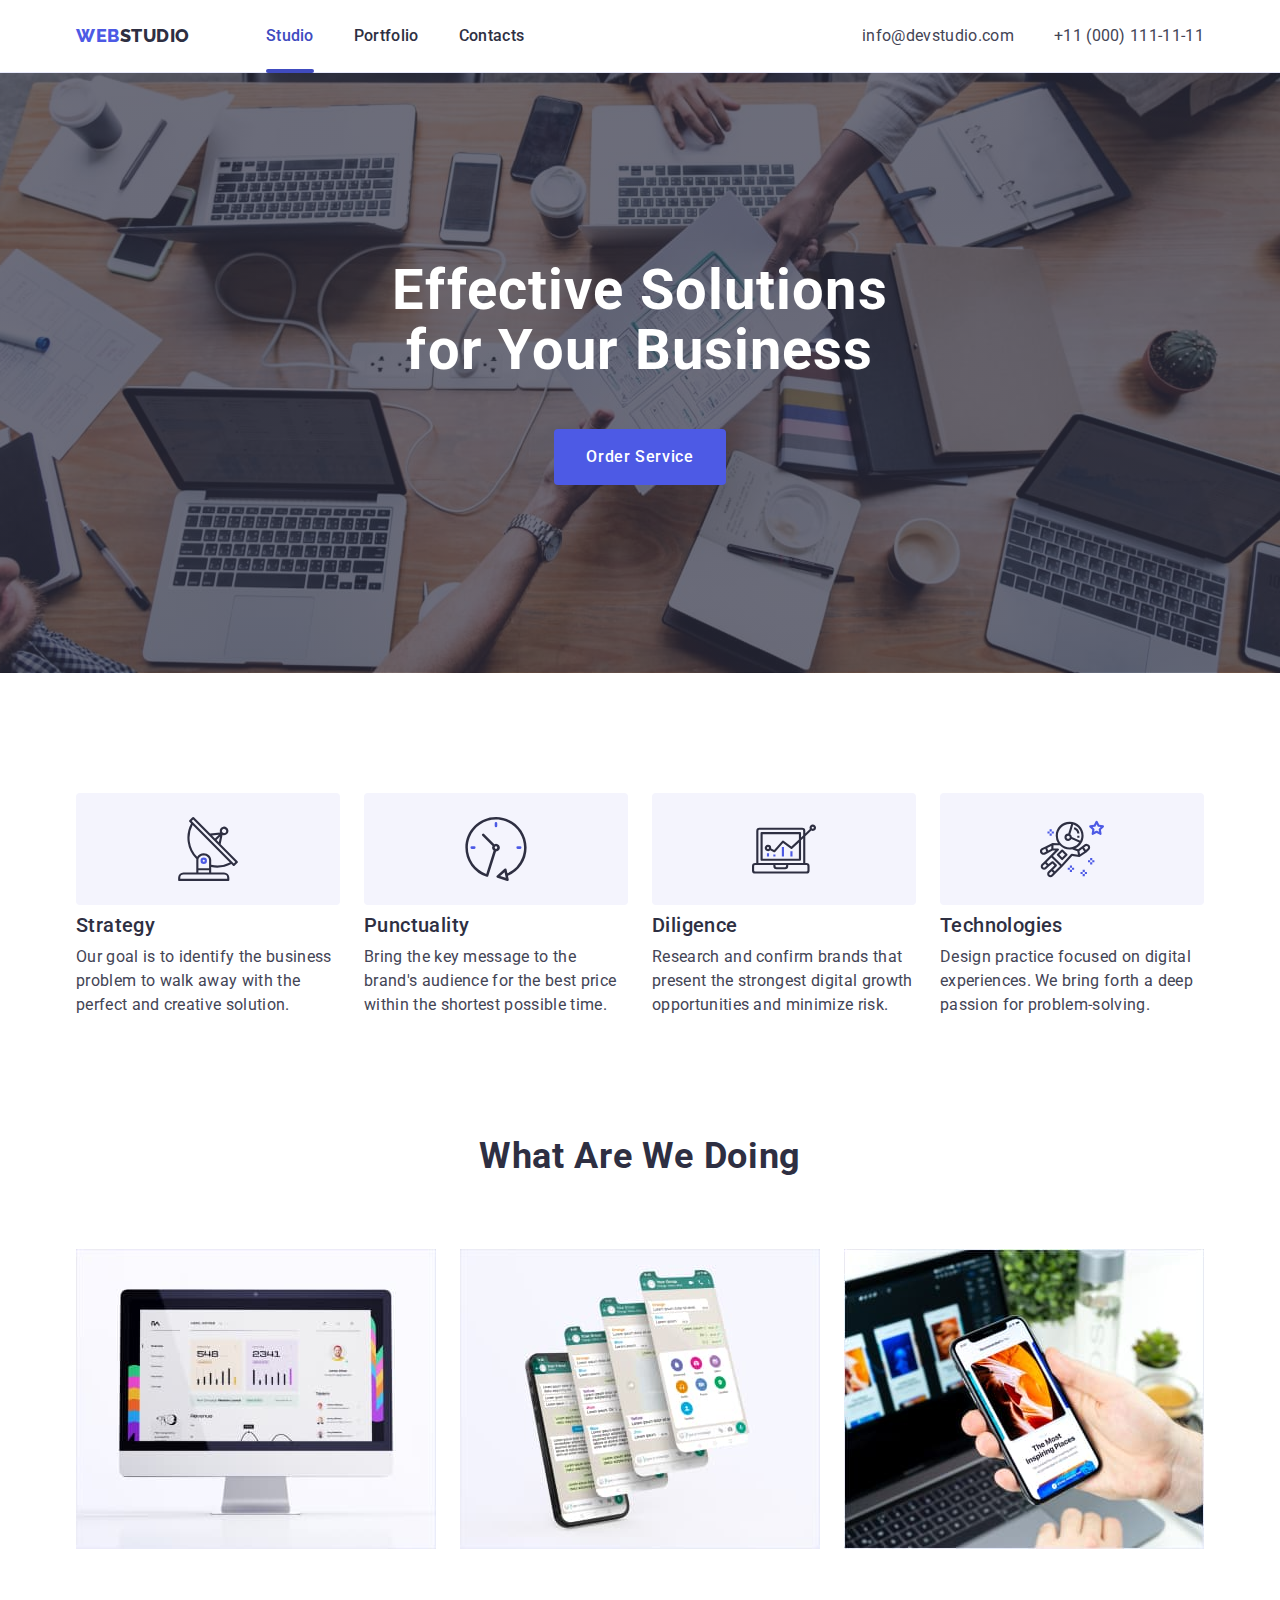
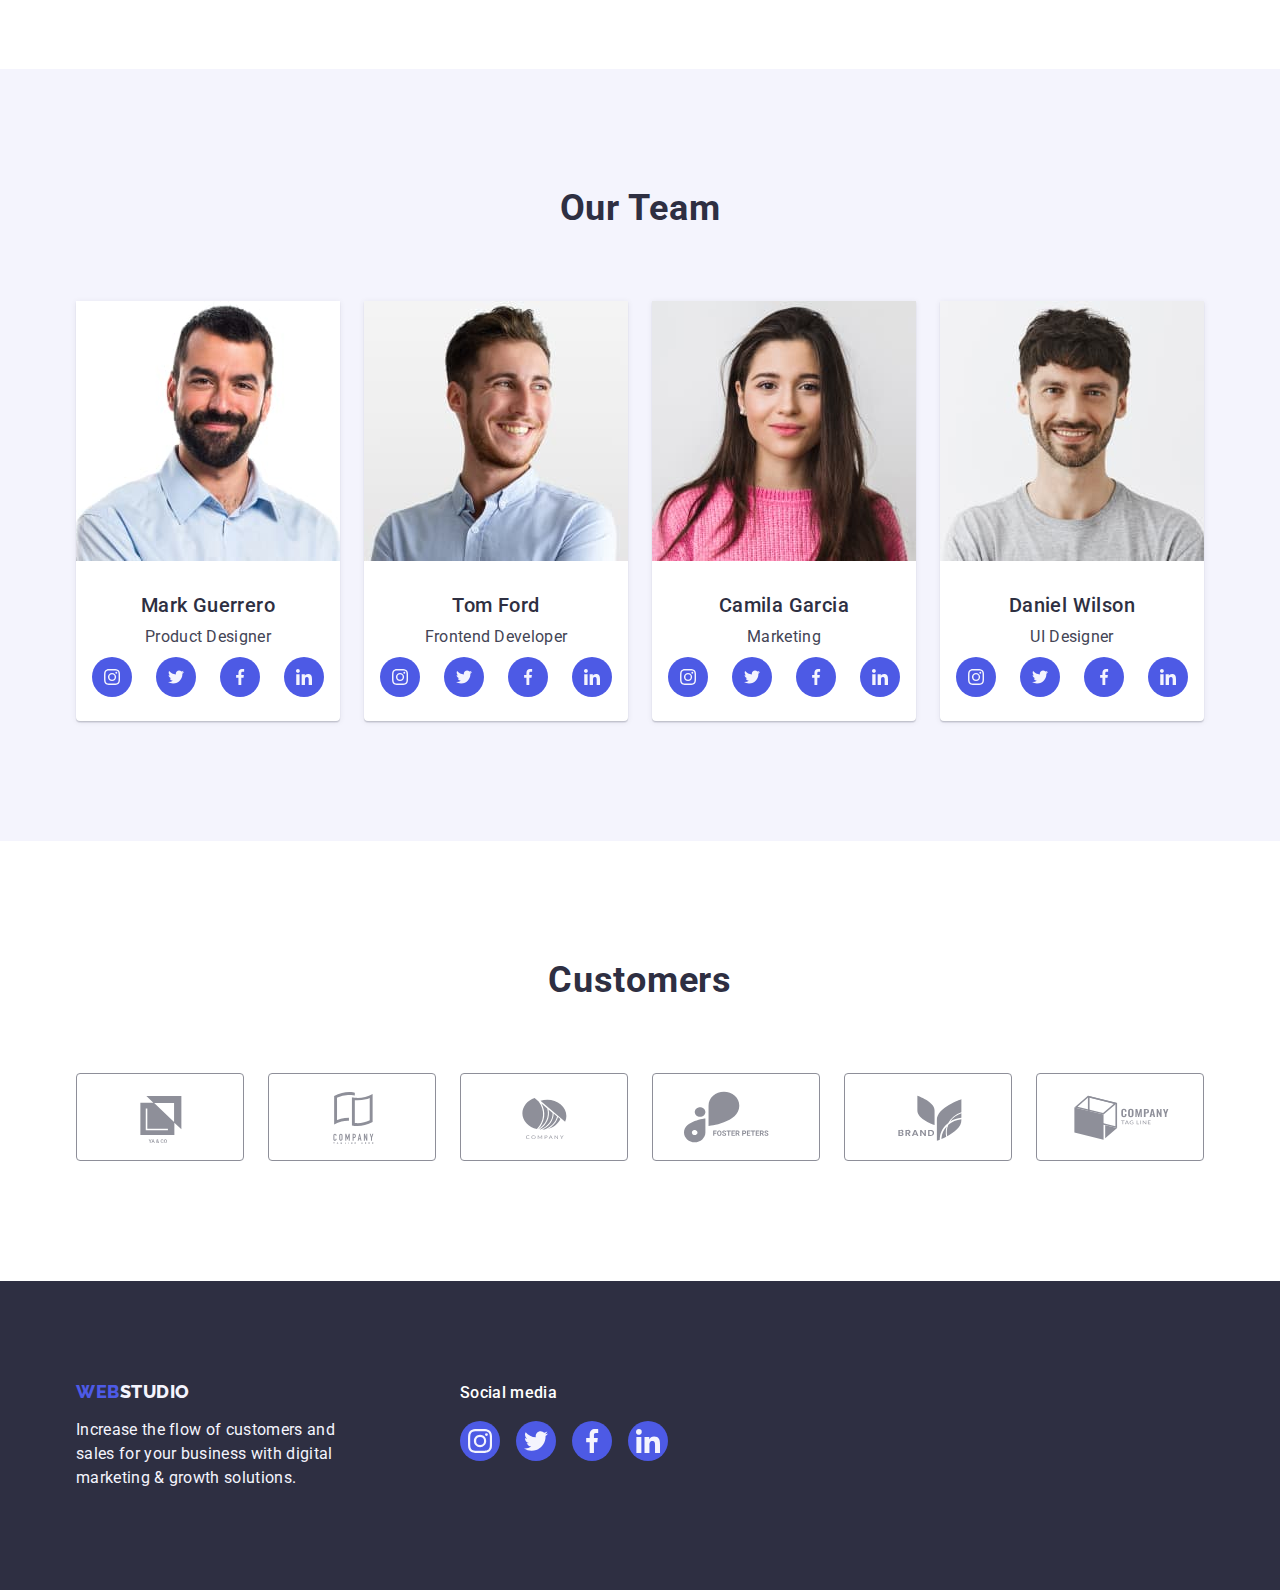
<file: index.html>
<!DOCTYPE html>
<html lang="en">
  <head>
    <meta charset="UTF-8" />
    <meta name="viewport" content="width=device-width, initial-scale=1.0" />
    <link rel="preconnect" href="https://fonts.googleapis.com" />
    <link rel="preconnect" href="https://fonts.gstatic.com" crossorigin />
    <link
      rel="stylesheet"
      href="https://cdnjs.cloudflare.com/ajax/libs/modern-normalize/2.0.0/modern-normalize.min.css"
    />
    <link
      href="https://fonts.googleapis.com/css2?family=Raleway:wght@700&family=Roboto:wght@400;500;700&display=swap"
      rel="stylesheet"
    />
    <link rel="stylesheet" href="./css/styles.css" />

    <title>Document</title>
  </head>
  <body>
    <header class="header">
      <div class="container page-header-container">
        <!-- header -->

        <nav class="navigation">
          <a class="link logo" href="./index.html"
            >Web<span class="logo-part-web">Studio</span></a
          >

          <ul class="list menu-list">
            <li class="navigation-item">
              <a
                class="link navigation-link current"
                href="./index.html"
                target="_self"
                >Studio</a
              >
            </li>
            <li class="navigation-item">
              <a
                class="link navigation-link"
                href="./portfolio.html"
                target="_self"
                >Portfolio</a
              >
            </li>
            <li class="navigation-item">
              <a class="link navigation-link" href="">Contacts</a>
            </li>
          </ul>
        </nav>

        <address class="adress">
          <ul class="list adress-list">
            <li class="adress-list-item">
              <a class="link address-link" href="mailto:info@devstudio.com"
                >info@devstudio.com</a
              >
            </li>
            <li class="adress-list-item">
              <a class="link address-link" href="tel:+110001111111"
                >+11 (000) 111-11-11</a
              >
            </li>
          </ul>
        </address>
      </div>
    </header>

    <!-- main content -->
    <main>
      <!-- section 1 hero image -->

      <section class="section-one">
        <div class="container hero-image">
          <h1 class="section-one-title">
            Effective Solutions for Your Business
          </h1>
          <button class="section-one-button" data-modal-open type="button">
            Order Service
          </button>
        </div>
      </section>

      <!-- section 2 -->

      <section class="section-two">
        <div class="container">
          <h2 class="visually-hidden">ABOUT</h2>
          <ul class="list section-two-list">
            <li class="section-two-list-item">
              <div class="section-two-logo">
                <svg width="64" height="64">
                  <use href="./images/icons.svg#icon-Group-1"></use>
                </svg>
              </div>
              <h3 class="section-two-list-title">Strategy</h3>
              <p class="section-two-list-text">
                Our goal is to identify the business problem to walk away with
                the perfect and creative solution.
              </p>
            </li>

            <li class="section-two-list-item">
              <div class="section-two-logo">
                <svg width="64" height="64">
                  <use href="./images/icons.svg#icon-clock-1"></use>
                </svg>
              </div>
              <h3 class="section-two-list-title">Punctuality</h3>
              <p class="section-two-list-text">
                Bring the key message to the brand's audience for the best price
                within the shortest possible time.
              </p>
            </li>

            <li class="section-two-list-item">
              <div class="section-two-logo">
                <svg width="64" height="64">
                  <use href="./images/icons.svg#icon-diagram-1"></use>
                </svg>
              </div>
              <h3 class="section-two-list-title">Diligence</h3>
              <p class="section-two-list-text">
                Research and confirm brands that present the strongest digital
                growth opportunities and minimize risk.
              </p>
            </li>

            <li class="section-two-list-item">
              <div class="section-two-logo">
                <svg width="64" height="64">
                  <use href="./images/icons.svg#icon-astronaut-1"></use>
                </svg>
              </div>
              <h3 class="section-two-list-title">Technologies</h3>
              <p class="section-two-list-text">
                Design practice focused on digital experiences. We bring forth a
                deep passion for problem-solving.
              </p>
            </li>
          </ul>
        </div>
      </section>

      <!-- section 3 -->

      <section class="section-three">
        <div class="container">
          <h2 class="section-three-title">What are we doing</h2>
          <ul class="list section-three-list">
            <li class="section-three-list-item">
              <img src="./images/rectangle.jpg" alt="monitor" width="360" />
            </li>
            <li class="section-three-list-item">
              <img src="./images/screens.jpg" alt="cell_phone" width="360" />
            </li>
            <li class="section-three-list-item">
              <img
                src="./images/phone.jpg"
                alt="cell_phone_in_hand"
                width="360"
              />
            </li>
          </ul>
        </div>
      </section>

      <!-- section 4 -->

      <section class="section-four">
        <div class="container">
          <h2 class="section-four-title">Our Team</h2>
          <ul class="list section-four-list">
            <li class="team-card">
              <img
                src="./images/mark.jpg"
                alt="Mark Guerrero photo"
                width="264"
              />
              <div class="team-card-information">
                <h3 class="team-card-title">Mark Guerrero</h3>
                <p class="team-card-text">Product Designer</p>
                <ul class="social-networks-list">
                  <li class="social-network-list-item">
                    <a class="social-networks-link" href="">
                      <svg class="section-four-icon" width="16" height="16">
                        <use href="./images/icons.svg#icon-instagram-2-1"></use>
                      </svg>
                    </a>
                  </li>
                  <li class="social-network-list-item">
                    <a class="social-networks-link" href="">
                      <svg class="section-four-icon" width="16" height="16">
                        <use href="./images/icons.svg#icon-twitter-1-1"></use>
                      </svg>
                    </a>
                  </li>
                  <li class="social-network-list-item">
                    <a class="social-networks-link" href="">
                      <svg class="section-four-icon" width="16" height="16">
                        <use href="./images/icons.svg#icon-facebook-1-1"></use>
                      </svg>
                    </a>
                  </li>
                  <li class="social-network-list-item">
                    <a class="social-networks-link" href="">
                      <svg class="section-four-icon" width="16" height="16">
                        <use href="./images/icons.svg#icon-linkedin-1-1"></use>
                      </svg>
                    </a>
                  </li>
                </ul>
              </div>
            </li>
            <li class="team-card">
              <img src="./images/tom.jpg" alt="Tom Ford photo" width="264" />
              <div class="team-card-information">
                <h3 class="team-card-title">Tom Ford</h3>
                <p class="team-card-text">Frontend Developer</p>
                <ul class="social-networks-list">
                  <li class="social-network-list-item">
                    <a class="social-networks-link" href="">
                      <svg class="section-four-icon" width="16" height="16">
                        <use href="./images/icons.svg#icon-instagram-2-1"></use>
                      </svg>
                    </a>
                  </li>
                  <li class="social-network-list-item">
                    <a class="social-networks-link" href="">
                      <svg class="section-four-icon" width="16" height="16">
                        <use href="./images/icons.svg#icon-twitter-1-1"></use>
                      </svg>
                    </a>
                  </li>
                  <li class="social-network-list-item">
                    <a class="social-networks-link" href="">
                      <svg class="section-four-icon" width="16" height="16">
                        <use href="./images/icons.svg#icon-facebook-1-1"></use>
                      </svg>
                    </a>
                  </li>
                  <li class="social-network-list-item">
                    <a class="social-networks-link" href="">
                      <svg class="section-four-icon" width="16" height="16">
                        <use href="./images/icons.svg#icon-linkedin-1-1"></use>
                      </svg>
                    </a>
                  </li>
                </ul>
              </div>
            </li>
            <li class="team-card">
              <img
                src="./images/camila.jpg"
                alt="Camila Garcia photo"
                width="264"
              />
              <div class="team-card-information">
                <h3 class="team-card-title">Camila Garcia</h3>
                <p class="team-card-text">Marketing</p>
                <ul class="social-networks-list">
                  <li class="social-network-list-item">
                    <a class="social-networks-link" href="">
                      <svg class="section-four-icon" width="16" height="16">
                        <use href="./images/icons.svg#icon-instagram-2-1"></use>
                      </svg>
                    </a>
                  </li>
                  <li class="social-network-list-item">
                    <a class="social-networks-link" href="">
                      <svg class="section-four-icon" width="16" height="16">
                        <use href="./images/icons.svg#icon-twitter-1-1"></use>
                      </svg>
                    </a>
                  </li>
                  <li class="social-network-list-item">
                    <a class="social-networks-link" href="">
                      <svg class="section-four-icon" width="16" height="16">
                        <use href="./images/icons.svg#icon-facebook-1-1"></use>
                      </svg>
                    </a>
                  </li>
                  <li class="social-network-list-item">
                    <a class="social-networks-link" href="">
                      <svg class="section-four-icon" width="16" height="16">
                        <use href="./images/icons.svg#icon-linkedin-1-1"></use>
                      </svg>
                    </a>
                  </li>
                </ul>
              </div>
            </li>
            <li class="team-card">
              <img
                src="./images/daniel.jpg"
                alt="Daniel Wilson photo"
                width="264"
              />
              <div class="team-card-information">
                <h3 class="team-card-title">Daniel Wilson</h3>
                <p class="team-card-text">UI Designer</p>
                <ul class="social-networks-list">
                  <li class="social-network-list-item">
                    <a class="social-networks-link" href="">
                      <svg class="section-four-icon" width="16" height="16">
                        <use href="./images/icons.svg#icon-instagram-2-1"></use>
                      </svg>
                    </a>
                  </li>
                  <li class="social-network-list-item">
                    <a class="social-networks-link" href="">
                      <svg class="section-four-icon" width="16" height="16">
                        <use href="./images/icons.svg#icon-twitter-1-1"></use>
                      </svg>
                    </a>
                  </li>
                  <li class="social-network-list-item">
                    <a class="social-networks-link" href="">
                      <svg class="section-four-icon" width="16" height="16">
                        <use href="./images/icons.svg#icon-facebook-1-1"></use>
                      </svg>
                    </a>
                  </li>
                  <li class="social-network-list-item">
                    <a class="social-networks-link" href="">
                      <svg class="section-four-icon" width="16" height="16">
                        <use href="./images/icons.svg#icon-linkedin-1-1"></use>
                      </svg>
                    </a>
                  </li>
                </ul>
              </div>
            </li>
          </ul>
        </div>
      </section>

      <!-- SECTION 5 -->
      <section class="section-five">
        <div class="container">
          <h2 class="section-five-title">Customers</h2>
          <ul class="section-five-list">
            <li class="section-five-list-item">
              <a class="section-five-list-item-link" href="">
                <svg class="section-five-icon" width="104" height="56">
                  <use href="./images/icons.svg#icon-Logo-1"></use>
                </svg>
              </a>
            </li>
            <li class="section-five-list-item">
              <a class="section-five-list-item-link" href="">
                <svg class="section-five-icon" width="104" height="56">
                  <use href="./images/icons.svg#icon-Logo-2"></use>
                </svg>
              </a>
            </li>
            <li class="section-five-list-item">
              <a class="section-five-list-item-link" href="">
                <svg class="section-five-icon" width="104" height="56">
                  <use href="./images/icons.svg#icon-Logo-3"></use>
                </svg>
              </a>
            </li>
            <li class="section-five-list-item">
              <a class="section-five-list-item-link" href="">
                <svg class="section-five-icon" width="104" height="56">
                  <use href="./images/icons.svg#icon-group"></use>
                </svg>
              </a>
            </li>
            <li class="section-five-list-item">
              <a class="section-five-list-item-link" href="">
                <svg class="section-five-icon" width="104" height="56">
                  <use href="./images/icons.svg#icon-Logo-4"></use>
                </svg>
              </a>
            </li>
            <li class="section-five-list-item">
              <a class="section-five-list-item-link" href="">
                <svg class="section-five-icon" width="104" height="56">
                  <use href="./images/icons.svg#icon-Logo-5"></use>
                </svg>
              </a>
            </li>
          </ul>
        </div>
      </section>
    </main>
    <!-- footer -->

    <footer class="footer">
      <div class="container footer-container">
        <div class="footer-logo-text">
          <a class="link footer-link" href="./index.html"
            >Web<span class="footer-logo-part">Studio</span></a
          >
          <p class="footer-text">
            Increase the flow of customers and sales for your business with
            digital marketing & growth solutions.
          </p>
        </div>
        <div>
          <p class="footer-social-media-text">Social media</p>
          <ul class="footer-social-networks-list">
            <li class="social-network-list-item">
              <a class="footer-social-networks-link" href="">
                <svg class="footer-social-network-logo" width="24" height="24">
                  <use href="./images/icons.svg#icon-instagram-2-1"></use>
                </svg>
              </a>
            </li>
            <li class="social-network-list-item">
              <a class="footer-social-networks-link" href="">
                <svg class="footer-social-network-logo" width="24" height="24">
                  <use href="./images/icons.svg#icon-twitter-1-1"></use>
                </svg>
              </a>
            </li>
            <li class="social-network-list-item">
              <a class="footer-social-networks-link" href="">
                <svg class="footer-social-network-logo" width="24" height="24">
                  <use href="./images/icons.svg#icon-facebook-1-1"></use>
                </svg>
              </a>
            </li>
            <li class="social-network-list-item">
              <a class="footer-social-networks-link" href="">
                <svg class="footer-social-network-logo" width="24" height="24">
                  <use href="./images/icons.svg#icon-linkedin-1-1"></use>
                </svg>
              </a>
            </li>
          </ul>
        </div>
      </div>
    </footer>
    <div class="modal is-hidden" data-modal="">
      <div class="modal-window">
        <button class="modal-button" type="button" data-modal-close>
          <svg class="modal-window-icon" width="8" height="8">
            <use href="./images/icons.svg#icon-close"></use>
          </svg>
        </button>
      </div>
    </div>
    <script src="./js/modal.js"></script>
  </body>
</html>
</file>
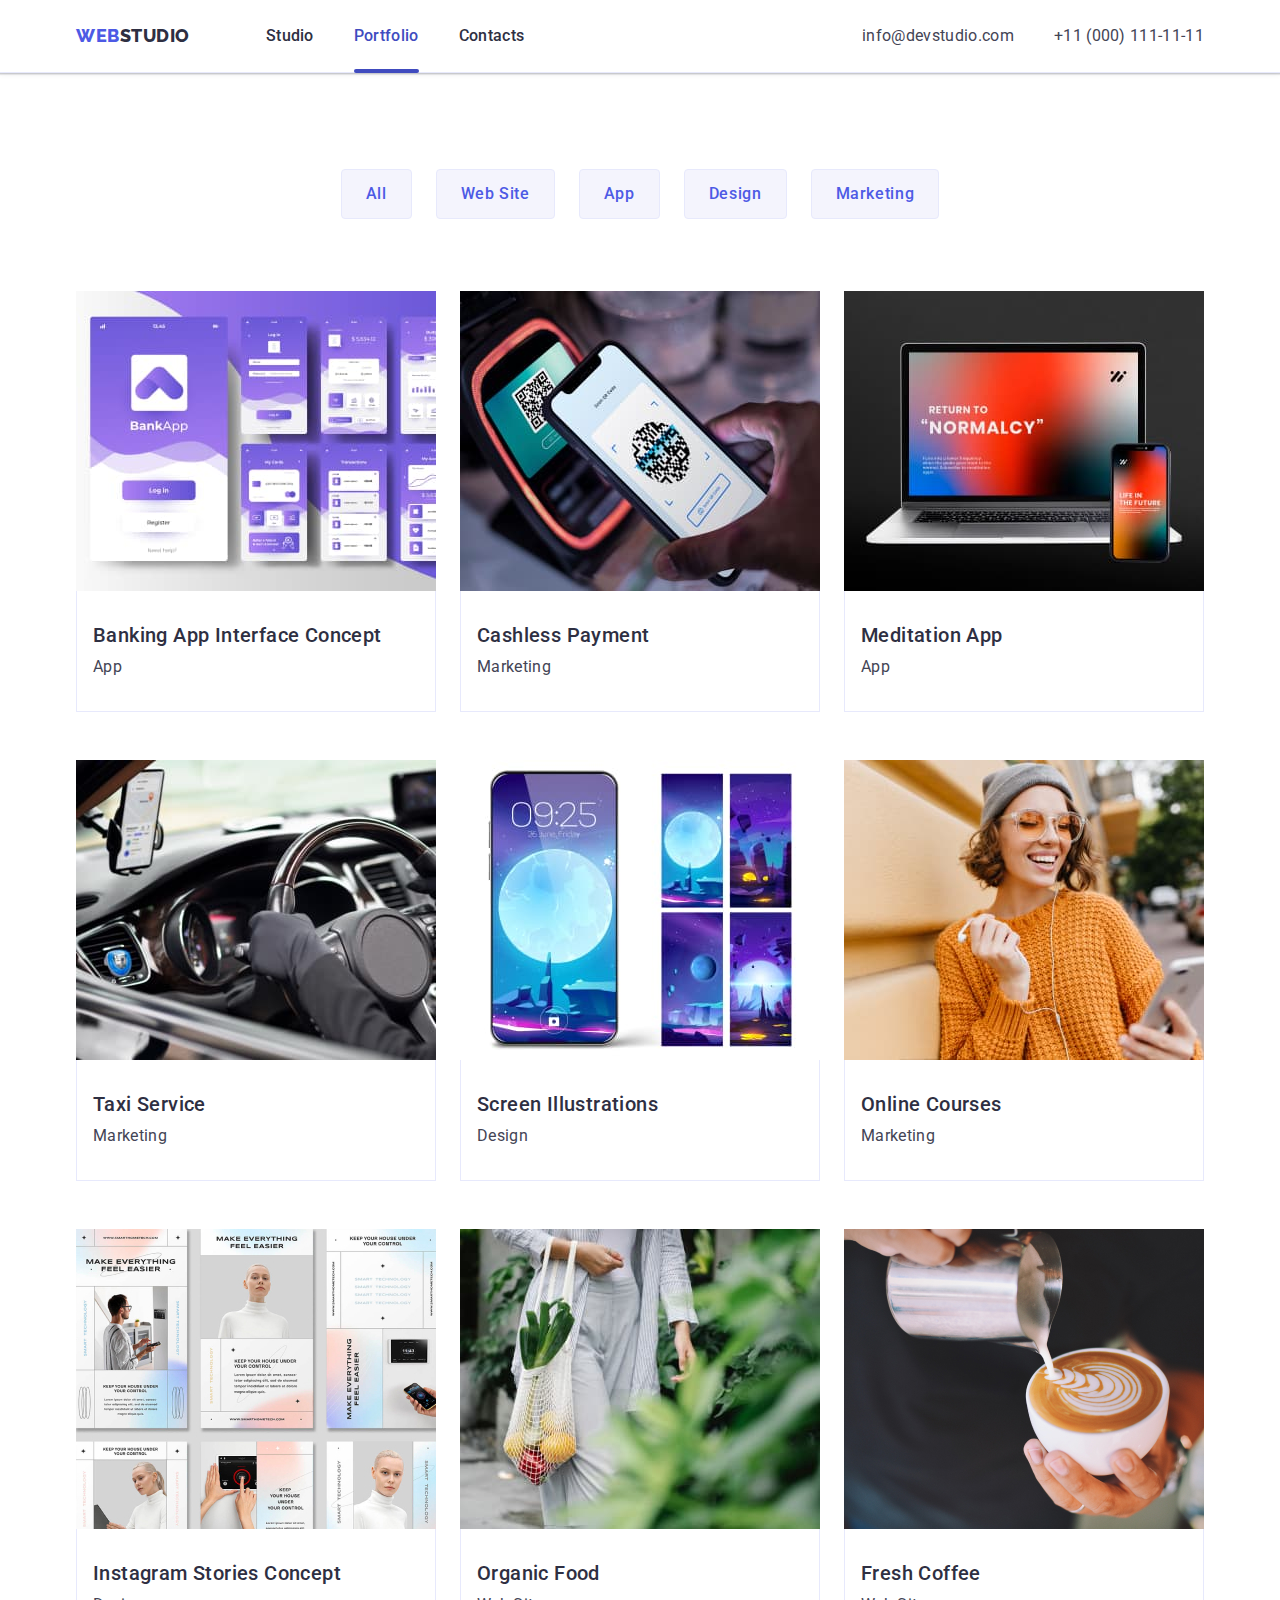
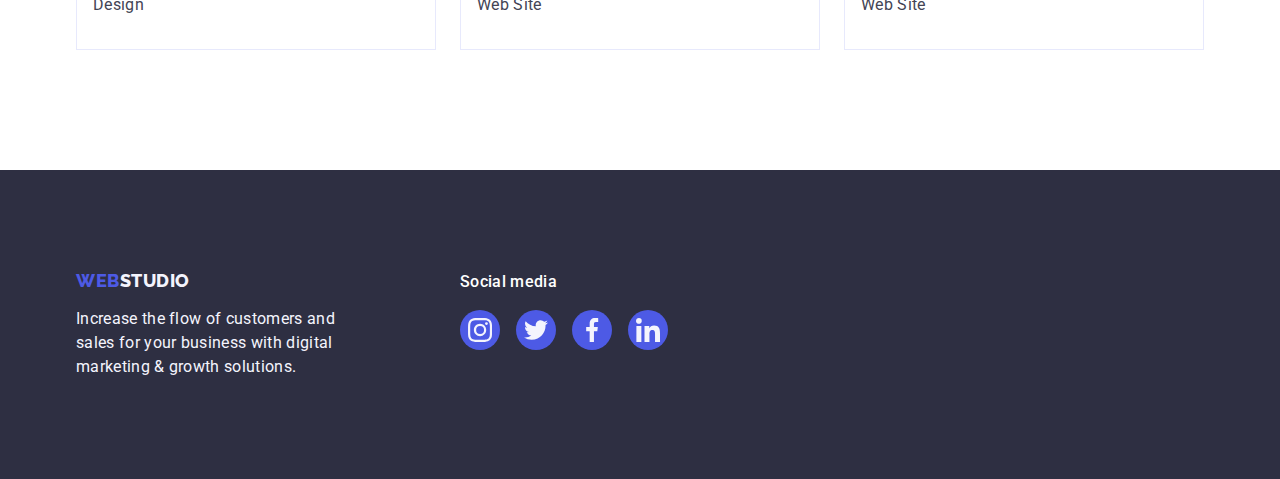
<file: portfolio.html>
<!DOCTYPE html>
<html lang="en">
  <head>
    <meta charset="UTF-8" />
    <meta name="viewport" content="width=device-width, initial-scale=1.0" />
    <link rel="preconnect" href="https://fonts.googleapis.com" />
    <link rel="preconnect" href="https://fonts.gstatic.com" crossorigin />
    <link
      rel="stylesheet"
      href="https://cdnjs.cloudflare.com/ajax/libs/modern-normalize/2.0.0/modern-normalize.min.css"
    />
    <link
      href="https://fonts.googleapis.com/css2?family=Raleway:wght@700&family=Roboto:wght@400;500;700&display=swap"
      rel="stylesheet"
    />
    <link rel="stylesheet" href="./css/styles.css" />
    <title>Portfolio</title>
  </head>
  <body>
    <header class="header">
      <div class="container page-header-container">
        <!-- header -->

        <nav class="navigation">
          <a class="link logo" href="./index.html"
            >Web<span class="logo-part-web">Studio</span></a
          >

          <ul class="list menu-list">
            <li class="navigation-item">
              <a class="link navigation-link" href="./index.html" target="_self"
                >Studio</a
              >
            </li>
            <li class="navigation-item">
              <a
                class="link navigation-link current"
                href="./portfolio.html"
                target="_self"
                >Portfolio</a
              >
            </li>
            <li class="navigation-item">
              <a class="link navigation-link" href="">Contacts</a>
            </li>
          </ul>
        </nav>

        <address class="adress">
          <ul class="list adress-list">
            <li class="adress-list-item">
              <a class="link address-link" href="mailto:info@devstudio.com"
                >info@devstudio.com</a
              >
            </li>
            <li class="adress-list-item">
              <a class="link address-link" href="tel:+110001111111"
                >+11 (000) 111-11-11</a
              >
            </li>
          </ul>
        </address>
      </div>
    </header>

    <!-- main content -->
    <main>
      <section class="main-section-portfolio">
        <div class="container">
          <!-- section 1 filters buttons -->

          <h2 class="visually-hidden">Random text</h2>
          <ul class="list list-buttons-portfolio">
            <li>
              <button class="filter-button" type="button">All</button>
            </li>
            <li>
              <button class="filter-button" type="button">Web Site</button>
            </li>
            <li>
              <button class="filter-button" type="button">App</button>
            </li>
            <li>
              <button class="filter-button" type="button">Design</button>
            </li>
            <li>
              <button class="filter-button" type="button">Marketing</button>
            </li>
          </ul>
          <!-- section 2 project cards -->
          <ul class="list section-two-list-portfolio">
            <li class="section-two-portfolio-item">
              <a class="link section-two-portfolio-link" href="">
                <div class="section-two-portfolio-item-picture">
                  <img
                    src="./images/banking.jpg"
                    alt="app"
                    width="360"
                    height="300"
                  />
                  <p class="section-two-portfolio-text">
                    14 Stylish and User-Friendly App Design Concepts · Task
                    Manager App · Calorie Tracker App · Exotic Fruit Ecommerce
                    App · Cloud Storage App
                  </p>
                </div>
                <div class="card-iformation-portfolio">
                  <h3 class="card-title">Banking App Interface Concept</h3>
                  <p class="card-text">App</p>
                </div></a
              >
            </li>
            <li class="section-two-portfolio-item">
              <a class="link section-two-portfolio-link" href="">
                <div class="section-two-portfolio-item-picture">
                  <img
                    src="./images/peyment.jpg"
                    alt="phone"
                    width="360"
                    height="300"
                  />
                  <p class="section-two-portfolio-text">
                    14 Stylish and User-Friendly App Design Concepts · Task
                    Manager App · Calorie Tracker App · Exotic Fruit Ecommerce
                    App · Cloud Storage App
                  </p>
                </div>
                <div class="card-iformation-portfolio">
                  <h3 class="card-title">Cashless Payment</h3>
                  <p class="card-text">Marketing</p>
                </div></a
              >
            </li>
            <li class="section-two-portfolio-item">
              <a class="link section-two-portfolio-link" href="">
                <div class="section-two-portfolio-item-picture">
                  <img
                    src="./images/meditation.jpg"
                    alt="laptop"
                    width="360"
                    height="300"
                  />
                  <p class="section-two-portfolio-text">
                    14 Stylish and User-Friendly App Design Concepts · Task
                    Manager App · Calorie Tracker App · Exotic Fruit Ecommerce
                    App · Cloud Storage App
                  </p>
                </div>
                <div class="card-iformation-portfolio">
                  <h3 class="card-title">Meditation App</h3>
                  <p class="card-text">App</p>
                </div>
              </a>
            </li>
            <li class="section-two-portfolio-item">
              <a class="link section-two-portfolio-link" href="">
                <div class="section-two-portfolio-item-picture">
                  <img
                    src="./images/wheel.jpg"
                    alt="stearing wheel"
                    width="360"
                    height="300"
                  />
                  <p class="section-two-portfolio-text">
                    14 Stylish and User-Friendly App Design Concepts · Task
                    Manager App · Calorie Tracker App · Exotic Fruit Ecommerce
                    App · Cloud Storage App
                  </p>
                </div>
                <div class="card-iformation-portfolio">
                  <h3 class="card-title">Taxi Service</h3>
                  <p class="card-text">Marketing</p>
                </div>
              </a>
            </li>
            <li class="section-two-portfolio-item">
              <a class="link section-two-portfolio-link" href="">
                <div class="section-two-portfolio-item-picture">
                  <img
                    src="./images/phonescreen.jpg"
                    alt="phone screen"
                    width="360"
                    height="300"
                  />
                  <p class="section-two-portfolio-text">
                    14 Stylish and User-Friendly App Design Concepts · Task
                    Manager App · Calorie Tracker App · Exotic Fruit Ecommerce
                    App · Cloud Storage App
                  </p>
                </div>
                <div class="card-iformation-portfolio">
                  <h3 class="card-title">Screen Illustrations</h3>
                  <p class="card-text">Design</p>
                </div>
              </a>
            </li>
            <li class="section-two-portfolio-item">
              <a class="link section-two-portfolio-link" href="">
                <div class="section-two-portfolio-item-picture">
                  <img
                    src="./images/woman.jpg"
                    alt="happy woman"
                    width="360"
                    height="300"
                  />
                  <p class="section-two-portfolio-text">
                    14 Stylish and User-Friendly App Design Concepts · Task
                    Manager App · Calorie Tracker App · Exotic Fruit Ecommerce
                    App · Cloud Storage App
                  </p>
                </div>
                <div class="card-iformation-portfolio">
                  <h3 class="card-title">Online Courses</h3>
                  <p class="card-text">Marketing</p>
                </div>
              </a>
            </li>
            <li class="section-two-portfolio-item">
              <a class="link section-two-portfolio-link" href="">
                <div class="section-two-portfolio-item-picture">
                  <img
                    src="./images/instagram.jpg"
                    alt="bag"
                    width="360"
                    height="300"
                  />
                  <p class="section-two-portfolio-text">
                    14 Stylish and User-Friendly App Design Concepts · Task
                    Manager App · Calorie Tracker App · Exotic Fruit Ecommerce
                    App · Cloud Storage App
                  </p>
                </div>
                <div class="card-iformation-portfolio">
                  <h3 class="card-title">Instagram Stories Concept</h3>
                  <p class="card-text">Design</p>
                </div>
              </a>
            </li>
            <li class="section-two-portfolio-item">
              <a class="link section-two-portfolio-link" href="">
                <div class="section-two-portfolio-item-picture">
                  <img
                    src="./images/bag.jpg"
                    alt="organic food"
                    width="360"
                    height="300"
                  />
                  <p class="section-two-portfolio-text">
                    14 Stylish and User-Friendly App Design Concepts · Task
                    Manager App · Calorie Tracker App · Exotic Fruit Ecommerce
                    App · Cloud Storage App
                  </p>
                </div>
                <div class="card-iformation-portfolio">
                  <h3 class="card-title">Organic Food</h3>
                  <p class="card-text">Web Site</p>
                </div>
              </a>
            </li>
            <li class="section-two-portfolio-item">
              <a class="link section-two-portfolio-link" href="">
                <div class="section-two-portfolio-item-picture">
                  <img
                    src="./images/cofee.jpg"
                    alt="cofee"
                    width="360"
                    height="300"
                  />
                  <p class="section-two-portfolio-text">
                    14 Stylish and User-Friendly App Design Concepts · Task
                    Manager App · Calorie Tracker App · Exotic Fruit Ecommerce
                    App · Cloud Storage App
                  </p>
                </div>

                <div class="card-iformation-portfolio">
                  <h3 class="card-title">Fresh Coffee</h3>
                  <p class="card-text">Web Site</p>
                </div>
              </a>
            </li>
          </ul>
        </div>
      </section>
    </main>
    <!-- footer -->

    <footer class="footer">
      <div class="container footer-container">
        <div class="footer-logo-text">
          <a class="link footer-link" href="./index.html"
            >Web<span class="footer-logo-part">Studio</span></a
          >
          <p class="footer-text">
            Increase the flow of customers and sales for your business with
            digital marketing & growth solutions.
          </p>
        </div>
        <div>
          <p class="footer-social-media-text">Social media</p>
          <ul class="footer-social-networks-list">
            <li class="social-network-list-item">
              <a class="footer-social-networks-link" href="">
                <svg class="footer-social-network-logo" width="24" height="24">
                  <use href="./images/icons.svg#icon-instagram-2-1"></use>
                </svg>
              </a>
            </li>
            <li class="social-network-list-item">
              <a class="footer-social-networks-link" href="">
                <svg class="footer-social-network-logo" width="24" height="24">
                  <use href="./images/icons.svg#icon-twitter-1-1"></use>
                </svg>
              </a>
            </li>
            <li class="social-network-list-item">
              <a class="footer-social-networks-link" href="">
                <svg class="footer-social-network-logo" width="24" height="24">
                  <use href="./images/icons.svg#icon-facebook-1-1"></use>
                </svg>
              </a>
            </li>
            <li class="social-network-list-item">
              <a class="footer-social-networks-link" href="">
                <svg class="footer-social-network-logo" width="24" height="24">
                  <use href="./images/icons.svg#icon-linkedin-1-1"></use>
                </svg>
              </a>
            </li>
          </ul>
        </div>
      </div>
    </footer>
  </body>
</html>
</file>
<file: css/styles.css>
:root {
    --primary-brand: #4D5AE5;
    --pressed-state: #404BBF;
    --dark: #2E2F42;
    --white-background: #FFFFFF;
    --text: #434455;
    --light: #F4F4FD;
    --cornflower: #E7E9FC;
    --icon-color: #8E8F99;
       }
body {
    font-family: "Roboto", sans-serif;
    color: #434455;
    background-color: var(--white-background);
}
h1,h2,h3,p {
    margin: 0;
}
ul {
    margin: 0;
    padding-left: 0;
}
img {
    display: block;
}
.container {
    width: 1158px;
        padding-left: 15px;
        padding-right: 15px;
        margin-left: auto;
        margin-right: auto;
        
}
.visually-hidden {
    position: absolute;
    width: 1px;
    height: 1px;
    margin: -1px;
    border: 0;
    padding: 0;
    white-space: nowrap;
    clip-path: inset(100%);
    clip: rect(0 0 0 0);
    overflow: hidden;
}

.link {
    text-decoration: none;
}
ul {
    list-style-type: none;
}
 
.header {
border-bottom: 1px solid #e7e9fc;
box-shadow: 0px 2px 1px rgba(46, 47, 66, 0.08),
    0px 1px 1px rgba(46, 47, 66, 0.16),
    0px 1px 6px rgba(46, 47, 66, 0.08);
}




.logo-part-web {
    color: var(--dark);
    
}

.navigation {
    display: flex;
    align-items: center;

}
.logo {
    margin-right: 76px;
    color: var(--primary-brand);
    color: var(--IRIS, #4D5AE5);
        font-family: Raleway, sans-serif;
        font-size: 18px;
        font-style: normal;
        font-weight: 800;
        line-height: 1.17;
        letter-spacing: 0.54px;
        text-transform: uppercase;
        display: inline-flex;
            height: 24px;
            align-items: center;
            }
.menu-list {
    display: flex;
    gap: 40px;
    align-items: center;
}


.navigation-link {
    color: #2E2F42;
    font-family: Roboto;
        font-size: 16px;
        font-style: normal;
        font-weight: 500;
        line-height: 1.5;
        letter-spacing: 0.32px;
        padding: 24px 0;
        display: block;
}



.navigation-link:hover,
.navigation-link:focus {
    color: #404bbf;
    /* font-family: Roboto; */
    /* font-size: 16px; */
    /* font-style: normal; */
    /* font-weight: 500; */
    /* line-height: 24px; */
    /* letter-spacing: 0.32px; */
}


.current {
    position: relative;
    color: #404bbf;
    transition: color 250ms cubic-bezier(0.4, 0, 0.2, 1);
}

.current::after {
    content: '';
    position: absolute;
    width: 100%;
    height: 4px;
    border-radius: 2px;
    background: var(--pressed-state);
    left: 0;
    bottom: 0;
    bottom: -1px;
    color: #404bbf;

}

.page-header-container {
    display: flex;
    align-items: center;
}
.adress {
    font-style: normal;
    margin-left: auto;
}

.adress-list {
        display: flex;
            gap: 40px;

}

.adress-list-item {
    display: block;
    margin: 24px 337px 24px 332;
}
.address-link {
    transition: color 250ms cubic-bezier(0.4, 0, 0.2, 1);
}


.adress .link {
    color: var(--text);
    font-family: Roboto;
        font-size: 16px;
        font-style: normal;
        font-weight: 400;
        line-height: 24px;
        letter-spacing: 0.32px;
        list-style: none;
        
}
.adress .link:hover, 
.adress .link:focus {
    color: #404bbf;
    font-family: Roboto;
    font-size: 16px;
    font-style: normal;
    font-weight: 400;
    line-height: 24px;
    letter-spacing: 0.32px;
    list-style: none;

}

/* PORTFOLIO */

.main-section-portfolio {
    padding-top: 96px;
        padding-bottom: 120px;
}
.list-buttons-portfolio {
    display: flex;
    justify-content: center;
    gap: 24px;
    margin-bottom: 72px;
}

.filter-button {
    color: #4D5AE5;
    font-family: Roboto, sans-serif;
        font-size: 16px;
        font-style: normal;
        font-weight: 500;
        line-height: 24px;
        letter-spacing: 0.64px;
        cursor: pointer;
        background-color: var(--light);
        padding: 12px 24px;
        border: 1px solid var(--cornflower);
        border-radius: 4px;
        transition: color 250ms cubic-bezier(0.4, 0, 0.2, 1),
            background-color 250ms cubic-bezier(0.4, 0, 0.2, 1),
            border-color 250ms cubic-bezier(0.4, 0, 0.2, 1),
            box-shadow 250ms cubic-bezier(0.4, 0, 0.2, 1);
}
.filter-button:hover,
.filter-button:focus {
    color: #FFFFFF;
    font-family: Roboto, sans-serif;
    font-size: 16px;
    font-style: normal;
    font-weight: 500;
    line-height: 24px;
    letter-spacing: 0.64px;
    cursor: pointer;
    background-color: #404BBF;
    border: 1px solid transparent;
    box-shadow: 0px 3px 1px rgba(0, 0, 0, 0.1),
        0px 2px 1px rgba(0, 0, 0, 0.08),
        0px 2px 2px rgba(0, 0, 0, 0.12);
}

.section-two-logo {
    display: flex;
    align-items: center;
    justify-content: center;
    height: 112px;
    background-color: #f4f4fd;
    border-radius: 4px;
    margin-bottom: 8px;
    
}

.section-two-list-portfolio {
    display: flex;
    flex-wrap: wrap;
    column-gap: 24px;
    row-gap: 48px;

}
.section-two-portfolio-item {
    width: calc((100% - 48px) / 3);
    transition: box-shadow 250ms cubic-bezier(0.4, 0, 0.2, 1);
}

.section-two-portfolio-item-picture {
    position: relative;
    overflow: hidden;
}
.section-two-portfolio-text {
    position: absolute;
    top: 0;
    left: 0;
    font-size: 16px;
    line-height: 1.5;
    letter-spacing: 0.02em;
    color: var(--light);
    padding: 40px 32px;
    background-color: #4d5ae5;
    height: 100%;
    width: 100%;
    transform: translateY(100%);
    transition: transform 250ms cubic-bezier(0.4, 0, 0.2, 1);
}

.section-two-portfolio-link {
display: block;
transition: box-shadow 250ms cubic-bezier(0.4, 0, 0.2, 1);
}
.section-two-portfolio-link:hover .section-two-portfolio-text,
.section-two-portfolio-link:focus .section-two-portfolio-text {
    box-shadow:0px 1px 6px rgba(46, 47, 66, 0.08),
        0px 1px 1px rgba(46, 47, 66, 0.16),
        0px 2px 1px rgba(46, 47, 66, 0.08);
        transform: translateY(0%);
}
.section-two-portfolio-link:hover,
.section-two-portfolio-link:focus {
    box-shadow: 0px 1px 6px rgba(46, 47, 66, 0.08),
            0px 1px 1px rgba(46, 47, 66, 0.16),
            0px 2px 1px rgba(46, 47, 66, 0.08);
}

.card-iformation-portfolio {
    padding: 32px 16px;
    border: 1px solid #e7e9fc;
    border-top: none;
}


.card-title {
    color: #2E2F42;
        font-family: Roboto;
        font-size: 20px;
        font-style: normal;
        font-weight: 500;
        line-height: 1.2;
        letter-spacing: 0.02em;
        margin-bottom: 8px;
}
.list .card-text {
    color: var(--text);
        font-family: Roboto;
        font-size: 16px;
        font-style: normal;
        font-weight: 400;
        line-height: 24px;
        letter-spacing: 0.32px;    
}

.social-networks-list {
    display: flex;
    gap: 24px;
    justify-content: center;
}

.social-network-list-item {
    width: 40px;
    height: 40px;
}
.footer-social-network-logo {
    fill: #f4f4fd;
}


.footer-social-networks-link {
    width: 100%;
    height: 100%;
    border-radius: 50%;
    background-color: var(--primary-brand);
    display: flex;
    align-items: center;
    justify-content: center;
    transition: background-color 250ms cubic-bezier(0.4, 0, 0.2, 1);
    }

.footer-social-networks-link:hover,
.footer-social-networks-link:focus {
    background-color: #31d0aa;
}



.footer {
    background-color: #2E2F42;
    padding: 100px 0;
    }
.footer-container {
    display: flex;
    align-items: baseline;
}
.footer-logo-text {
    margin-right: 120px;
}
.footer-social-media-text {
    font-weight: 500;
    font-size: 16px;
    line-height: 1.5;
    letter-spacing: 0.02em;
    color: var(--white-background);
    margin-bottom: 16px;

}
.footer-link {
    color: var(--primary-brand);
        font-family: Raleway, sans-serif;
        font-size: 18px;
        font-style: normal;
        font-weight: 800;
        line-height: 1.17;
        letter-spacing: 0.54px;
        text-transform: uppercase;
    display: inline-block;
    margin-bottom: 16px;
}
.footer-text {
    color: #F4F4FD;
        font-family: Roboto;
        font-size: 16px;
        font-style: normal;
        font-weight: 400;
        line-height: 24px;
        letter-spacing: 0.32px;
        max-width: 264px;
}
.footer .footer-logo-part {
color: var(--light);
    font-family: Raleway, sans-serif;
    font-size: 18px;
    font-style: normal;
    font-weight: 800;
    line-height: 1.17;
    letter-spacing: 0.54px;
    text-transform: uppercase;
}
.footer-social-networks-list {
    display: flex;
    gap: 16px;
    justify-content: center;
}


/* .footer .link {
    color: var(--primary-brand);
        color: var(--IRIS, #4D5AE5);
        font-family: Raleway, sans-serif;
        font-size: 18px;
        font-style: normal;
        font-weight: 800;
        line-height: 1.17;
        letter-spacing: 0.54px;
        text-transform: uppercase;
} */
.section-one {
    background-color: rgba(46, 47, 66, 0.70);
    padding: 188px 0;
        max-width: 1440px;
    background-image: linear-gradient(rgba(46, 47, 66, 0.7),
            rgba(46, 47, 66, 0.7)), url(../images/people-office-second.jpg);
    background-repeat: no-repeat;
    background-position: center;
    background-size: cover;    
    margin: 0 auto;    
}

/* .hero-image {
background-color: rgba(46, 47, 66, 0.70);
    width: 1440px;
        background-image: linear-gradient(rgba(46, 47, 66, 0.70),
                rgba(46, 47, 66, 0.70)), url(../images/people-office.jpg);
        background-repeat: no-repeat;
        background-position: center;
        background-size: cover;
        padding: 188px 0;
} */




.section-one-title {
    color: var(--white-background);
        font-size: 56px;
        font-weight: 700;
        line-height: 1.07;
        letter-spacing: 1.12px;
        text-align: center;
        max-width: 496px;
        margin-left: auto;
        margin-right: auto;
        margin-bottom: 48px;
        
}
.section-one-button {
    color: var(--white-background);
    font-family: Roboto, sans-serif;
        font-size: 16px;
        font-style: normal;
        font-weight: 500;
        line-height: 1.5;
        letter-spacing: 0.64px;
        background-color: #4D5AE5;
        cursor: pointer;
        display: block;
            padding: 16px 32px;
            text-align: center;
            min-width: 169px;
            height: 56px;
            border: none;
            border-radius: 4px;
            margin: 0 auto;
            transition: background-color 250ms cubic-bezier(0.4, 0, 0.2, 1);
}
.section-one-button:hover, 
.section-one-button:focus {
        background-color: #404BBF;
    
}


/* SECTION TWO INDEX.HTML */
.section-two {
    padding: 120px 0;



}
.section-two-list {
    display: flex;
    gap: 24px;

}
.section-two-list-item {
    width: calc((100% - 72px) / 4);
}

.section-two-list-title {
    color: var(--dark);
    font-family: Roboto;
        font-size: 20px;
        font-style: normal;
        font-weight: 500;
        line-height: 1.2;
        letter-spacing: 0.02em;
        margin-bottom: 8px;
}
.list .section-two-list-text {
    color: var(--text);
    font-family: Roboto;
        font-size: 16px;
        font-style: normal;
        font-weight: 400;
        line-height: 1.5;
        letter-spacing: 0.02em;
        
}

/* SECTION 3 INDEX */
.section-three {
    padding-bottom: 120px;
}
.section-three-list {
    display: flex;
    gap: 24px;
}

.section-three-list-item {
    width: calc((100% - 48px) / 3);
}

.section-three-title {
    color: var(--dark);
    font-family: Roboto;
        font-size: 36px;
        font-style: normal;
        font-weight: 700;
        line-height: 1.11;
        letter-spacing: 0.72px;
        text-transform: capitalize;
        text-align: center;
        margin-bottom: 72px;
}

/* SECTION FOUR INDEX */
.section-four{
    background-color: var(--light);
    padding: 120px 0;

}
.section-four .section-four-title {
    color: var(--dark);
        font-family: Roboto;
        font-size: 36px;
        font-style: normal;
        font-weight: 700;
        line-height: 1.11;
        letter-spacing: 0.72px;
        text-transform: capitalize;
        text-align: center;
        margin-bottom: 72px;
        }
.section-four-list {
    display: flex;
    gap: 24px;
}
.section-four-icon {
    fill: var(--light);
    transition: background-color 250ms cubic-bezier(0.4, 0, 0.2, 1);

}

.team-card {
    background-color: #FFFFFF;
    gap: 24px;
    width: calc((100% - 72px) / 4);
    border-radius: 0px 0px 4px 4px;
    box-shadow: 0px 1px 6px rgba(46, 47, 66, 0.08),
        0px 1px 1px rgba(46, 47, 66, 0.16),
        0px 2px 1px rgba(46, 47, 66, 0.08);
}
.team-card-title {
    color: var(--dark);
    font-family: Roboto;
        font-size: 20px;
        font-style: normal;
        font-weight: 500;
        line-height: 1.2;
        letter-spacing: 0.02em;
        text-align: center;
        margin-bottom: 8px;
}

.team-card-information {
    padding: 32px 0;
}

.team-card-text {
    color: var(--text);
    font-family: Roboto;
        font-size: 16px;
        font-style: normal;
        font-weight: 400;
        line-height: 1.5;
        letter-spacing: 0.02em;
        text-align: center;
}
.social-networks-link {
    width: 100%;
    height: 100%;
    background-color: var(--primary-brand);
    border-radius: 50%;
    display: flex;
    align-items: center;
    justify-content: center;
    transition: background-color 250ms cubic-bezier(0.4, 0, 0.2, 1);
    margin-top: 8px;
}
.social-networks-link:hover,
.social-networks-link:focus {
    background-color: #404bbf;
}

/* SECTION 5 */
.section-five {
    padding-top: 120px;
    padding-bottom: 120px;
    }
.section-five-title {
    color: var(--dark);
        text-align: center;
        font-family: Roboto;
        font-size: 36px;
        font-weight: 700;
        line-height: 1.11;
        letter-spacing: 0.72px;
        text-transform: capitalize;
        margin-bottom: 72px;
        
}

.section-five-list {
    display: flex;
    gap: 24px;
}

.section-five-list-item {
    width: calc((100% - 120px) / 6);
    height: 88px;
}



.section-five-list-item-link {
    width: 100%;
    height: 100%;
    border: 1px solid var(--icon-color);
    border-radius: 4px;
    display: flex;
    align-items: center;
    justify-content: center;
    color: var(--icon-color);
    transition: border-color 250ms cubic-bezier(0.4, 0, 0.2, 1),
        color 250ms cubic-bezier(0.4, 0, 0.2, 1);
}

.section-five-list-item-link:hover,
.section-five-list-item-link:focus {
    border-color: #404bbf;
    color: #404bbf;
}


.section-five-icon {
    fill: currentColor;
}
/* .section-five-icon:hover,
.section-five-icon:focus {
    fill: #404BBF;
} */

.modal {
    position: fixed;
    top: 0;
    left: 0;
    width: 100%;
    height: 100%;
    background-color: rgba(46, 47, 66, 0.4);
    transition: opacity 250ms cubic-bezier(0.4, 0, 0.2, 1), visibility 250ms cubic-bezier(0.4, 0, 0.2, 1);
}
.is-hidden {
    visibility: hidden;
    pointer-events: none;
    opacity: 0;

}
.modal-window {
    position: absolute;
    top: 50%;
    left: 50%;
    transform: translate(-50%, -50%) scale(1);
    width: 408px;
    min-height: 584px;
    background: #fcfcfc;
    box-shadow:0px 1px 1px rgba(0, 0, 0, 0.14),
        0px 1px 3px rgba(0, 0, 0, 0.12),
        0px 2px 1px rgba(0, 0, 0, 0.2);
    border-radius: 4px;
    transition: transform 250ms cubic-bezier(0.4, 0, 0.2, 1);

}

.modal-button {
    position: absolute;
    top: 24px;
    right: 24px;
    width: 24px;
    height: 24px;
    border-radius: 50%;
    display: flex;
    align-items: center;
    justify-content: center;
    background-color: #e7e9fc;
    border: 1px solid rgba(0, 0, 0, 0.1);
    padding: 0;
    cursor: pointer;
    transition: background-color 250ms cubic-bezier(0.4, 0, 0.2, 1), border 250ms cubic-bezier(0.4, 0, 0.2, 1);
}
.modal-button:hover,
.modal-button:focus  {
    background-color: #404bbf;
    border: none;
}

.modal-button:hover .modal-window-icon,
.modal-button:focus .modal-window-icon {
    fill: #ffffff;
}


.modal-window-icon {
    transition: fill 250ms cubic-bezier(0.4, 0, 0.2, 1);
    fill: black;
    stroke: black;
}
.modal-window-icon:hover,
.modal-window-icon:focus {
fill: #ffffff;
}
</file>
